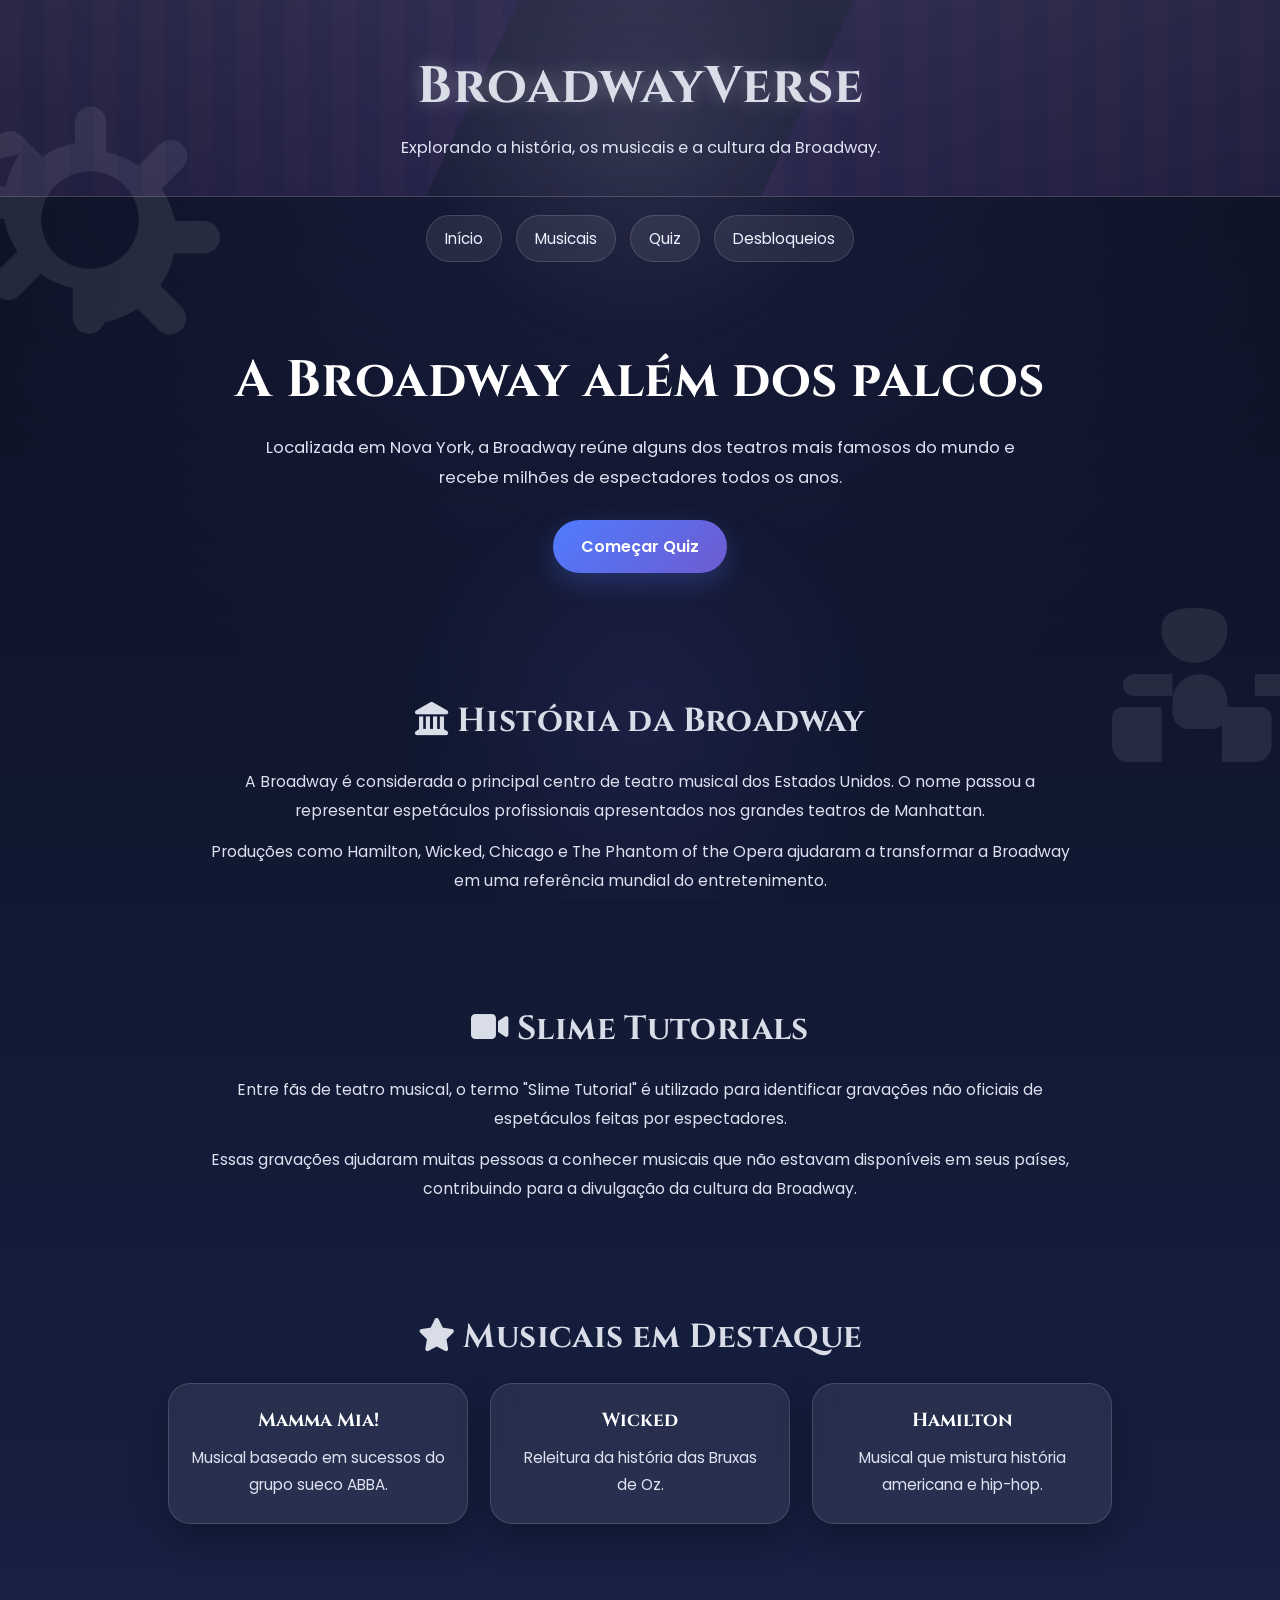
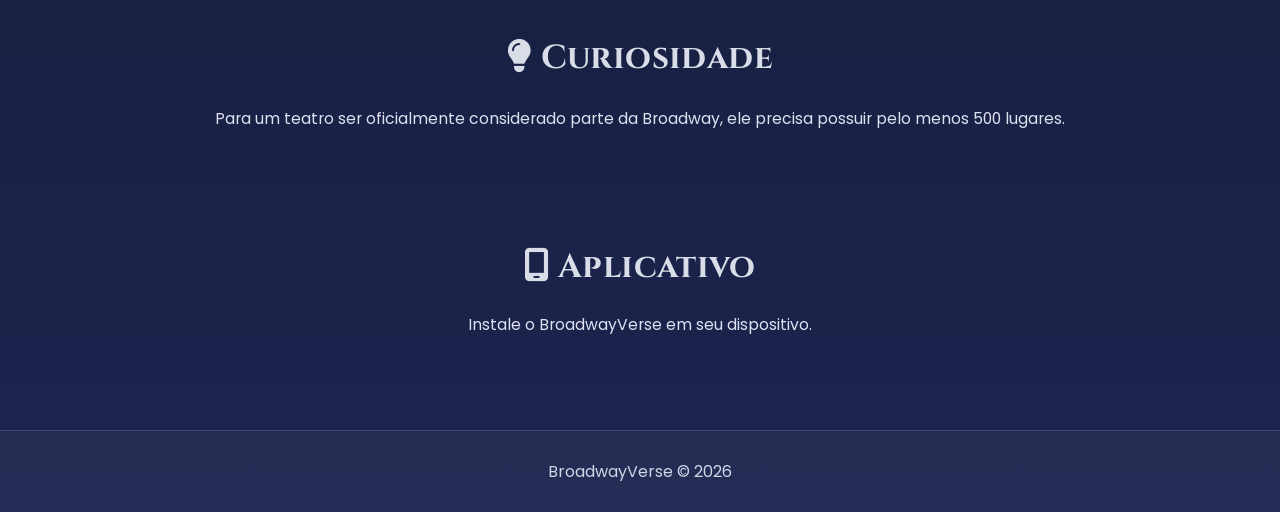
<file: index.html>
<!DOCTYPE html>
<html lang="en">
<head>
    <meta charset="UTF-8">
    <meta name="viewport" content="width=device-width, initial-scale=1.0">
    <title>Document</title>
<head>

    <!-- Configurações da página -->
    <meta charset="UTF-8">
    <meta name="viewport" content="width=device-width, initial-scale=1.0">

    <!-- Título -->
    <title>BroadwayVerse</title>

    <!-- Google Fonts -->
    <link href="https://fonts.googleapis.com/css2?family=Cinzel:wght@400;600;700&family=Poppins:wght@300;400;500;600&display=swap" rel="stylesheet">

    <!-- Font Awesome -->
    <link rel="stylesheet"
    href="https://cdnjs.cloudflare.com/ajax/libs/font-awesome/6.5.2/css/all.min.css">

    <!-- CSS -->
    <link rel="stylesheet" href="style.css">

    <!-- PWA -->
    <link rel="manifest" href="manifest.json">

</head>

<body>

    <!-- Elementos decorativos do fundo -->
    <div class="fundo-teatro"></div>

    <!-- Cabeçalho principal -->
    <header>

        <div class="cortina-esquerda"></div>
        <div class="cortina-direita"></div>

        <h1>BroadwayVerse</h1>

        <p>
            Explorando a história, os musicais e a cultura da Broadway.
        </p>

    </header>

    <!-- Navegação -->
    <nav>

        <a href="index.html">Início</a>
        <a href="musicais.html">Musicais</a>
        <a href="quiz.html">Quiz</a>
        <a href="desbloqueios.html">Desbloqueios</a>

    </nav>

    <!-- Banner -->
    <section class="banner">

        <h2>A Broadway além dos palcos</h2>

        <p>
            Localizada em Nova York, a Broadway reúne alguns dos
            teatros mais famosos do mundo e recebe milhões de
            espectadores todos os anos.
        </p>

        <a href="quiz.html" class="botao">
            Começar Quiz
        </a>

    </section>

    <!-- História -->
    <section class="historia">

        <h2>
            <i class="fa-solid fa-landmark"></i>
            História da Broadway
        </h2>

        <p>
            A Broadway é considerada o principal centro de teatro
            musical dos Estados Unidos. O nome passou a representar
            espetáculos profissionais apresentados nos grandes
            teatros de Manhattan.
        </p>

        <p>
            Produções como Hamilton, Wicked, Chicago e The Phantom
            of the Opera ajudaram a transformar a Broadway em uma
            referência mundial do entretenimento.
        </p>

    </section>

    <!-- Slime Tutorials -->
    <section class="historia">

        <h2>
            <i class="fa-solid fa-video"></i>
            Slime Tutorials
        </h2>

        <p>
            Entre fãs de teatro musical, o termo "Slime Tutorial"
            é utilizado para identificar gravações não oficiais de
            espetáculos feitas por espectadores.
        </p>

        <p>
            Essas gravações ajudaram muitas pessoas a conhecer
            musicais que não estavam disponíveis em seus países,
            contribuindo para a divulgação da cultura da Broadway.
        </p>

    </section>

    <!-- Destaques -->
    <section class="destaques">

        <h2>
            <i class="fa-solid fa-star"></i>
            Musicais em Destaque
        </h2>

        <div class="cards">

            <div class="card">

                <h3>Mamma Mia!</h3>

                <p>
                    Musical baseado em sucessos do grupo sueco ABBA.
                </p>

            </div>

            <div class="card">

                <h3>Wicked</h3>

                <p>
                    Releitura da história das Bruxas de Oz.
                </p>

            </div>

            <div class="card">

                <h3>Hamilton</h3>

                <p>
                    Musical que mistura história americana e hip-hop.
                </p>

            </div>

        </div>

    </section>

    <!-- Curiosidade -->
    <section class="historia">

        <h2>
            <i class="fa-solid fa-lightbulb"></i>
            Curiosidade
        </h2>

        <p>
            Para um teatro ser oficialmente considerado parte da
            Broadway, ele precisa possuir pelo menos 500 lugares.
        </p>

    </section>

    <!-- Instalação -->
    <section class="download">

        <h2>
            <i class="fa-solid fa-mobile-screen"></i>
            Aplicativo
        </h2>

        <p>
            Instale o BroadwayVerse em seu dispositivo.
        </p>

        <button id="installBtn">
            Instalar Aplicativo
        </button>

    </section>

    <!-- Rodapé -->
    <footer>

        <p>
            BroadwayVerse © 2026
        </p>

    </footer>

    <!-- Script -->
    <script src="script.js"></script>

    <script>

    if("serviceWorker" in navigator){

        navigator.serviceWorker.register(
            "service-worker.js"
        );

    }

    </script>
</html>
</file>
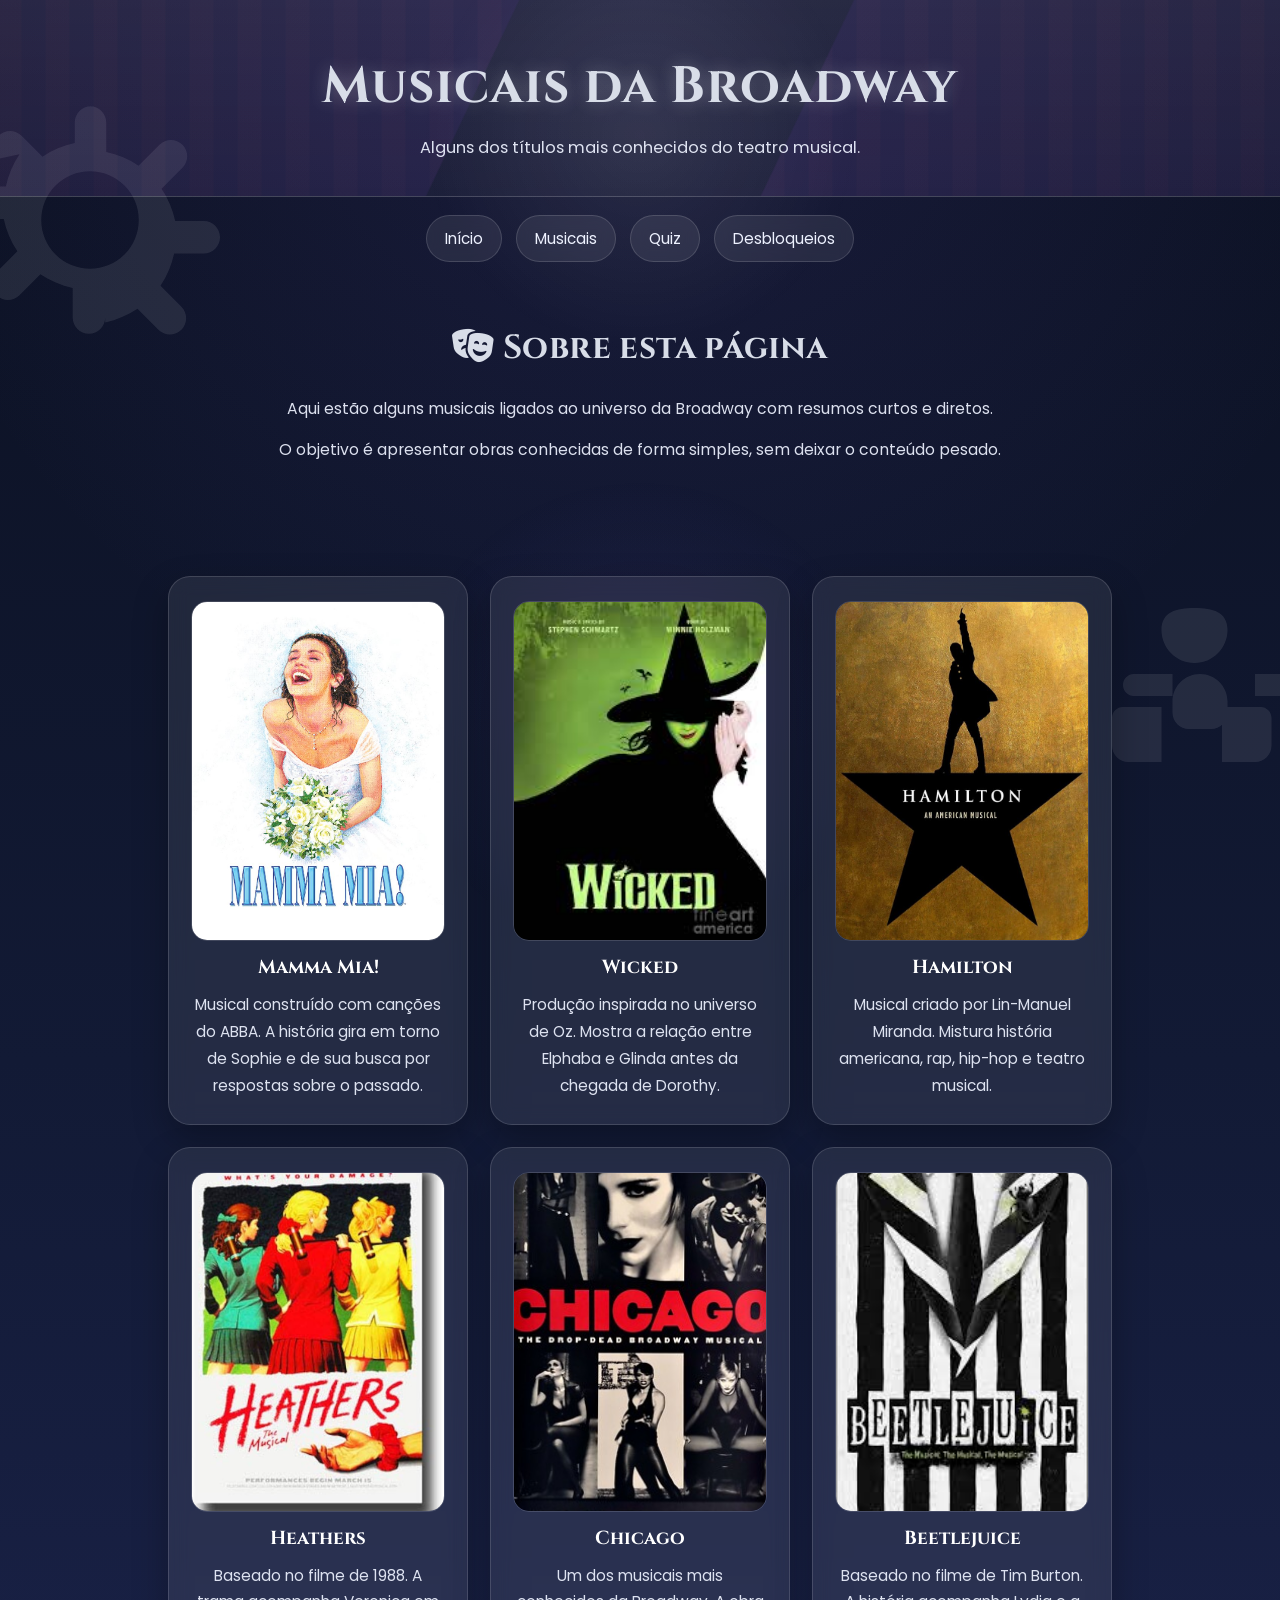
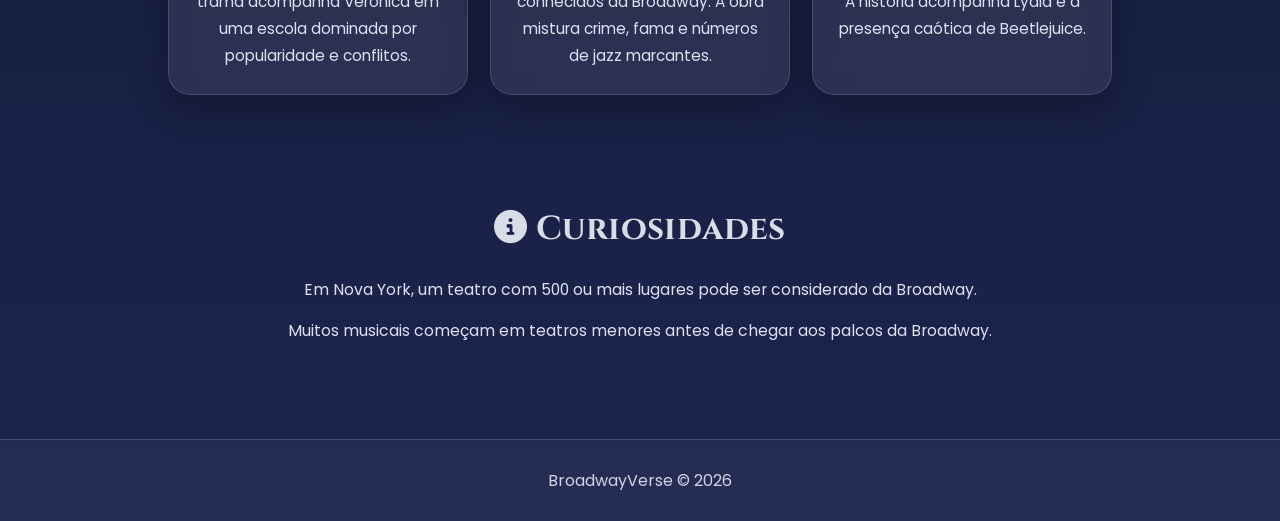
<file: musicais.html>
<!DOCTYPE html>
<html lang="pt-BR">

<head>

    <!-- Configurações básicas da página -->
    <meta charset="UTF-8">
    <meta name="viewport" content="width=device-width, initial-scale=1.0">

    <!-- Título da aba -->
    <title>Musicais | BroadwayVerse</title>

    <!-- Fontes do projeto -->
    <link href="https://fonts.googleapis.com/css2?family=Cinzel:wght@400;600;700&family=Poppins:wght@300;400;500;600&display=swap" rel="stylesheet">

    <!-- Ícones do projeto -->
    <link rel="stylesheet"
          href="https://cdnjs.cloudflare.com/ajax/libs/font-awesome/6.5.2/css/all.min.css">

    <!-- CSS principal -->
    <link rel="stylesheet" href="style.css">

    <!-- Manifesto do app -->
    <link rel="manifest" href="manifest.json">

</head>

<body>

    <!-- Fundo decorativo -->
    <div class="fundo-teatro"></div>

    <!-- Cabeçalho -->
    <header>

        <div class="cortina-esquerda"></div>
        <div class="cortina-direita"></div>

        <h1>Musicais da Broadway</h1>

        <p>
            Alguns dos títulos mais conhecidos do teatro musical.
        </p>

    </header>

    <!-- Menu de navegação -->
    <nav>

        <a href="index.html">Início</a>
        <a href="musicais.html">Musicais</a>
        <a href="quiz.html">Quiz</a>
        <a href="desbloqueios.html">Desbloqueios</a>

    </nav>

    <!-- Introdução da página -->
    <section class="historia">

        <h2>
            <i class="fa-solid fa-masks-theater"></i>
            Sobre esta página
        </h2>

        <p>
            Aqui estão alguns musicais ligados ao universo da Broadway
            com resumos curtos e diretos.
        </p>

        <p>
            O objetivo é apresentar obras conhecidas de forma simples,
            sem deixar o conteúdo pesado.
        </p>

    </section>

    <!-- Lista de musicais -->
    <section>

        <!-- Grid de cards -->
        <div class="cards">

            <!-- Mamma Mia! -->
            <article class="card">

                <!-- Imagem do musical -->
                <img src="imagens/mammamia.jpg"
                     alt="Cartaz de Mamma Mia!"
                     class="poster">

                <!-- Nome do musical -->
                <h3>Mamma Mia!</h3>

                <!-- Resumo curto -->
                <p>
                    Musical construído com canções do ABBA.
                    A história gira em torno de Sophie e de sua busca por respostas sobre o passado.
                </p>

            </article>

            <!-- Wicked -->
            <article class="card">

                <img src="imagens/wicked.jpg"
                     alt="Cartaz de Wicked"
                     class="poster">

                <h3>Wicked</h3>

                <p>
                    Produção inspirada no universo de Oz.
                    Mostra a relação entre Elphaba e Glinda antes da chegada de Dorothy.
                </p>

            </article>

            <!-- Hamilton -->
            <article class="card">

                <img src="imagens/hamilton.jpg"
                     alt="Cartaz de Hamilton"
                     class="poster">

                <h3>Hamilton</h3>

                <p>
                    Musical criado por Lin-Manuel Miranda.
                    Mistura história americana, rap, hip-hop e teatro musical.
                </p>

            </article>

            <!-- Heathers -->
            <article class="card">

                <img src="imagens/heathers.jpg"
                     alt="Cartaz de Heathers"
                     class="poster">

                <h3>Heathers</h3>

                <p>
                    Baseado no filme de 1988.
                    A trama acompanha Veronica em uma escola dominada por popularidade e conflitos.
                </p>

            </article>

            <!-- Chicago -->
            <article class="card">

                <img src="imagens/chicago.jpg"
                     alt="Cartaz de Chicago"
                     class="poster">

                <h3>Chicago</h3>

                <p>
                    Um dos musicais mais conhecidos da Broadway.
                    A obra mistura crime, fama e números de jazz marcantes.
                </p>

            </article>

            <!-- Beetlejuice -->
            <article class="card">

                <img src="imagens/beetlejuice.jpg"
                     alt="Cartaz de Beetlejuice"
                     class="poster">

                <h3>Beetlejuice</h3>

                <p>
                    Baseado no filme de Tim Burton.
                    A história acompanha Lydia e a presença caótica de Beetlejuice.
                </p>

            </article>

        </div>

    </section>

    <!-- Curiosidades curtas -->
    <section class="historia">

        <h2>
            <i class="fa-solid fa-circle-info"></i>
            Curiosidades
        </h2>

        <p>
            Em Nova York, um teatro com 500 ou mais lugares pode ser considerado da Broadway.
        </p>

        <p>
            Muitos musicais começam em teatros menores antes de chegar aos palcos da Broadway.
        </p>

    </section>

    <!-- Rodapé -->
    <footer>

        <p>
            BroadwayVerse © 2026
        </p>

    </footer>

    <!-- Script principal -->
    <script src="script.js"></script>

    <!-- Registro do service worker -->
    <script>

    if ("serviceWorker" in navigator) {

        navigator.serviceWorker.register("service-worker.js");

    }

    </script>

</body>

</html>
</file>
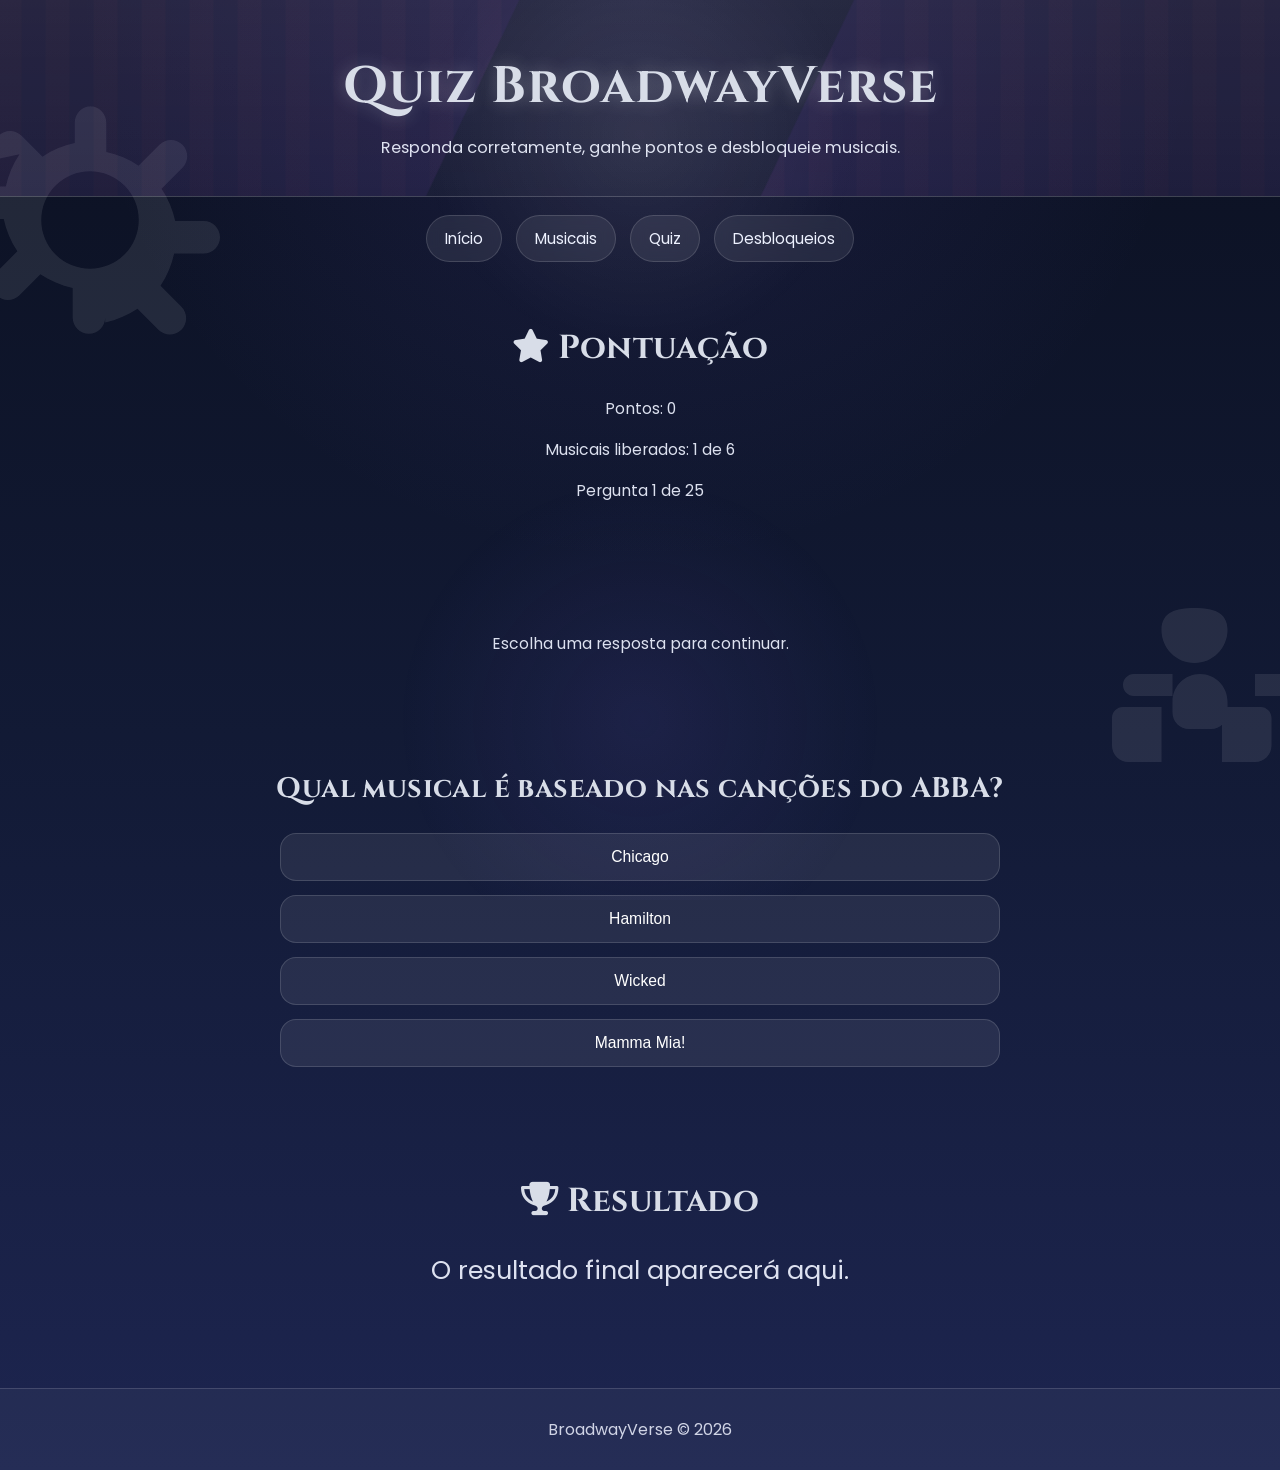
<file: quiz.html>
<!DOCTYPE html>
<html lang="pt-BR">

<head>

    <!-- Configurações básicas da página -->
    <meta charset="UTF-8">
    <meta name="viewport" content="width=device-width, initial-scale=1.0">

    <!-- Título da aba -->
    <title>Quiz | BroadwayVerse</title>

    <!-- Fontes do projeto -->
    <link href="https://fonts.googleapis.com/css2?family=Cinzel:wght@400;600;700&family=Poppins:wght@300;400;500;600&display=swap" rel="stylesheet">

    <!-- Ícones do projeto -->
    <link rel="stylesheet"
          href="https://cdnjs.cloudflare.com/ajax/libs/font-awesome/6.5.2/css/all.min.css">

    <!-- CSS principal -->
    <link rel="stylesheet" href="style.css">

    <!-- Manifesto do aplicativo -->
    <link rel="manifest" href="manifest.json">

</head>

<body>

    <!-- Fundo decorativo -->
    <div class="fundo-teatro"></div>

    <!-- Cabeçalho -->
    <header>

        <div class="cortina-esquerda"></div>
        <div class="cortina-direita"></div>

        <h1>Quiz BroadwayVerse</h1>

        <p>
            Responda corretamente, ganhe pontos e desbloqueie musicais.
        </p>

    </header>

    <!-- Menu de navegação -->
    <nav>

        <a href="index.html">Início</a>
        <a href="musicais.html">Musicais</a>
        <a href="quiz.html">Quiz</a>
        <a href="desbloqueios.html">Desbloqueios</a>

    </nav>

    <!-- Área de pontuação -->
    <section class="historia">

        <h2>
            <i class="fa-solid fa-star"></i>
            Pontuação
        </h2>

        <p id="pontos">
            Pontos: 0
        </p>

        <p id="liberados">
            Musicais liberados: 0
        </p>

        <p id="total">
            Pergunta 1 de 0
        </p>

    </section>

    <!-- Área de feedback -->
    <section class="historia">

        <p id="feedback" class="feedback-caixa">
            Escolha uma resposta para começar.
        </p>

    </section>

    <!-- Caixa principal do quiz -->
    <section class="quiz-box">

        <!-- Pergunta atual -->
        <h2 id="pergunta">
            Carregando perguntas...
        </h2>

        <!-- Respostas -->
        <div id="respostas">

        </div>

    </section>

    <!-- Resultado final -->
    <section class="historia">

        <h2>
            <i class="fa-solid fa-trophy"></i>
            Resultado
        </h2>

        <p id="resultado">
            O resultado final aparecerá aqui.
        </p>

    </section>

    <!-- Rodapé -->
    <footer>

        <p>
            BroadwayVerse © 2026
        </p>

    </footer>

    <!-- Script do quiz -->
    <script src="quiz.js"></script>

    <!-- Registro do service worker -->
    <script>

    if ("serviceWorker" in navigator) {
        navigator.serviceWorker.register("service-worker.js");
    }

    </script>

</body>

</html>
</file>
<file: style.css>
/* ==========================
   VARIÁVEIS GERAIS
   Cores e fontes principais do projeto
========================== */

:root{
    --fundo-escuro: #0b1020;
    --fundo-meio: #121a35;
    --fundo-claro: #1d2550;
    --roxo: #6d5bd0;
    --azul: #4f7cff;
    --prata: #d8dde8;
    --branco: #ffffff;
    --texto: #eef2ff;
    --cartao: rgba(255,255,255,0.08);
    --borda: rgba(255,255,255,0.14);
    --sombra: 0 14px 35px rgba(0,0,0,0.28);
}

/* ==========================
   RESET BÁSICO
========================== */

*{
    margin:0;
    padding:0;
    box-sizing:border-box;
}

html{
    scroll-behavior:smooth;
}

body{
    font-family:'Poppins', sans-serif;
    background:
        radial-gradient(circle at top, rgba(109,91,208,0.15), transparent 35%),
        linear-gradient(180deg, var(--fundo-escuro), var(--fundo-meio), var(--fundo-claro));
    color:var(--texto);
    min-height:100vh;
    overflow-x:hidden;
    position:relative;
}

/* ==========================
   FUNDO DECORATIVO
   Elementos opacos e flutuantes
========================== */

body::before,
body::after{
    content:"";
    position:fixed;
    inset:auto;
    pointer-events:none;
    opacity:0.09;
    z-index:0;
    background-repeat:no-repeat;
    background-size:contain;
}

body::before{
    top:10%;
    left:-40px;
    width:260px;
    height:260px;
    background-image:url("data:image/svg+xml,%3Csvg xmlns='http://www.w3.org/2000/svg' viewBox='0 0 512 512'%3E%3Cpath fill='%23ffffff' d='M256 32c17.7 0 32 14.3 32 32v58.3c22.8 4.9 44.4 14 63.6 26.9l41.2-41.2c12.5-12.5 32.8-12.5 45.3 0s12.5 32.8 0 45.3l-41.2 41.2c12.9 19.2 22 40.8 26.9 63.6H480c17.7 0 32 14.3 32 32s-14.3 32-32 32h-58.3c-4.9 22.8-14 44.4-26.9 63.6l41.2 41.2c12.5 12.5 12.5 32.8 0 45.3s-32.8 12.5-45.3 0l-41.2-41.2c-19.2 12.9-40.8 22-63.6 26.9V448c0 17.7-14.3 32-32 32s-32-14.3-32-32v-58.3c-22.8-4.9-44.4-14-63.6-26.9l-41.2 41.2c-12.5 12.5-32.8 12.5-45.3 0s-12.5-32.8 0-45.3l41.2-41.2c-12.9-19.2-22-40.8-26.9-63.6H32c-17.7 0-32-14.3-32-32s14.3-32 32-32h58.3c4.9-22.8 14-44.4 26.9-63.6L75.9 135.4c-12.5-12.5-12.5-32.8 0-45.3s32.8-12.5 45.3 0l41.2 41.2c19.2-12.9 40.8-22 63.6-26.9V64c0-17.7 14.3-32 32-32zm0 128a96 96 0 1 0 0 192 96 96 0 1 0 0-192z'/%3E%3C/svg%3E");
    animation: flutuar 16s ease-in-out infinite;
}

body::after{
    bottom:8%;
    right:-30px;
    width:220px;
    height:220px;
    background-image:url("data:image/svg+xml,%3Csvg xmlns='http://www.w3.org/2000/svg' viewBox='0 0 640 512'%3E%3Cpath fill='%23ffffff' d='M400 64c0 53-43 96-96 96S208 117 208 64s43-64 96-64 96 11 96 64zm-80 128c44.2 0 80 35.8 80 80v32c0 26.5-21.5 48-48 48h-64c-26.5 0-48-21.5-48-48v-32c0-44.2 35.8-80 80-80zm-224 32c0-17.7 14.3-32 32-32h112v64H128c-17.7 0-32-14.3-32-32zm384-32h112c17.7 0 32 14.3 32 32s-14.3 32-32 32H480v-64zm-96 96h112c17.7 0 32 14.3 32 32v80c0 26.5-21.5 48-48 48h-96v-160zm-176 0v160h-96c-26.5 0-48-21.5-48-48v-80c0-17.7 14.3-32 32-32h112z'/%3E%3C/svg%3E");
    animation: flutuar 19s ease-in-out infinite reverse;
}

@keyframes flutuar{
    0%,100%{ transform:translateY(0) rotate(0deg); }
    50%{ transform:translateY(-18px) rotate(4deg); }
}

/* ==========================
   FUNDO TEATRO
   Camada suave para profundidade
========================== */

.fundo-teatro{
    position:fixed;
    inset:0;
    background:
        radial-gradient(circle at 50% 15%, rgba(255,255,255,0.08), transparent 22%),
        radial-gradient(circle at 50% 80%, rgba(109,91,208,0.12), transparent 25%);
    z-index:0;
    pointer-events:none;
}

/* ==========================
   CABEÇALHO
   Com cortinas laterais
========================== */

header{
    position:relative;
    z-index:1;
    text-align:center;
    padding:52px 20px 36px;
    background:linear-gradient(180deg, rgba(255,255,255,0.08), rgba(255,255,255,0.03));
    border-bottom:1px solid var(--borda);
    overflow:hidden;
}

header h1{
    font-family:'Cinzel', serif;
    font-size:clamp(2rem, 4vw, 3.6rem);
    color:var(--prata);
    letter-spacing:1px;
    text-shadow:0 0 18px rgba(255,255,255,0.28);
    position:relative;
    z-index:2;
}

header p{
    margin-top:14px;
    font-size:1.02rem;
    color:rgba(238,242,255,0.92);
    position:relative;
    z-index:2;
    max-width:760px;
    margin-left:auto;
    margin-right:auto;
}

.cortina-esquerda,
.cortina-direita{
    position:absolute;
    top:0;
    bottom:0;
    width:52%;
    background:
        repeating-linear-gradient(
            90deg,
            rgba(146, 77, 191, 0.22) 0 24px,
            rgba(89, 60, 153, 0.30) 24px 48px
        );
    filter:blur(0.2px);
    z-index:1;
    opacity:0.55;
}

.cortina-esquerda{
    left:0;
    clip-path:polygon(0 0, 100% 0, 86% 100%, 0 100%);
    animation: abrirEsquerda 1.7s ease-out forwards;
}

.cortina-direita{
    right:0;
    clip-path:polygon(14% 0, 100% 0, 100% 100%, 0 100%);
    animation: abrirDireita 1.7s ease-out forwards;
}

@keyframes abrirEsquerda{
    from{ transform:translateX(0); }
    to{ transform:translateX(-22%); }
}

@keyframes abrirDireita{
    from{ transform:translateX(0); }
    to{ transform:translateX(22%); }
}

/* ==========================
   MENU
========================== */

nav{
    position:relative;
    z-index:1;
    display:flex;
    justify-content:center;
    flex-wrap:wrap;
    gap:14px;
    padding:18px 20px 8px;
}

nav a{
    text-decoration:none;
    color:var(--texto);
    background:rgba(255,255,255,0.08);
    border:1px solid var(--borda);
    padding:11px 18px;
    border-radius:999px;
    transition:0.25s ease;
    font-size:0.95rem;
    backdrop-filter:blur(8px);
}

nav a:hover{
    transform:translateY(-2px);
    background:rgba(111, 148, 255, 0.22);
    border-color:rgba(145, 177, 255, 0.36);
}

/* ==========================
   SEÇÕES
========================== */

section{
    position:relative;
    z-index:1;
    padding:56px 20px;
}

section h2{
    font-family:'Cinzel', serif;
    font-size:clamp(1.5rem, 2.6vw, 2.2rem);
    text-align:center;
    margin-bottom:24px;
    color:var(--prata);
    letter-spacing:0.4px;
}

section h3{
    font-family:'Cinzel', serif;
    color:var(--branco);
}

/* ==========================
   BANNER
========================== */

.banner{
    text-align:center;
    padding:76px 20px 70px;
    max-width:980px;
    margin:0 auto;
}

.banner h2{
    font-family:'Cinzel', serif;
    font-size:clamp(2rem, 4vw, 3.3rem);
    margin-bottom:18px;
    color:var(--branco);
}

.banner p{
    max-width:760px;
    margin:0 auto;
    line-height:1.8;
    color:rgba(238,242,255,0.93);
    font-size:1.03rem;
}

.botao{
    display:inline-block;
    margin-top:28px;
    text-decoration:none;
    color:var(--branco);
    background:linear-gradient(135deg, #4f7cff, #6d5bd0);
    padding:14px 28px;
    border-radius:999px;
    transition:0.25s ease;
    font-weight:600;
    box-shadow:0 10px 26px rgba(79,124,255,0.25);
}

.botao:hover{
    transform:translateY(-2px);
    box-shadow:0 14px 30px rgba(79,124,255,0.35);
}

/* ==========================
   TEXTO CENTRAL
========================== */

.historia{
    max-width:900px;
    margin:0 auto;
    text-align:center;
}

.historia p{
    margin-top:12px;
    line-height:1.85;
    font-size:0.98rem;
    color:rgba(238,242,255,0.92);
}

/* ==========================
   CARDS
   Grid centralizado
========================== */

.cards{
    display:grid;
    grid-template-columns:repeat(auto-fit, minmax(240px, 300px));
    justify-content:center;
    gap:22px;
    max-width:1100px;
    margin:0 auto;
}

.card{
    background:var(--cartao);
    border:1px solid var(--borda);
    border-radius:22px;
    padding:24px 22px;
    text-align:center;
    box-shadow:var(--sombra);
    backdrop-filter:blur(10px);
    transition:0.25s ease;
}

.card:hover{
    transform:translateY(-4px);
    border-color:rgba(141, 168, 255, 0.35);
    box-shadow:0 18px 40px rgba(0,0,0,0.34);
}

.card h3{
    margin-bottom:12px;
    font-size:1.18rem;
}

.card p{
    line-height:1.75;
    font-size:0.96rem;
    color:rgba(238,242,255,0.92);
}

/* ==========================
   IMAGENS DOS CARDS
========================== */

.poster{
    width:100%;
    height:340px;
    object-fit:cover;
    border-radius:16px;
    margin-bottom:14px;
    border:1px solid rgba(255,255,255,0.14);
    display:block;
}

/* ==========================
   DOWNLOAD
========================== */

.download{
    text-align:center;
}

.download p{
    margin-top:10px;
    font-size:0.98rem;
    color:rgba(238,242,255,0.92);
}

#installBtn{
    margin-top:20px;
    background:linear-gradient(135deg, #4f7cff, #6d5bd0);
    color:var(--branco);
    border:none;
    padding:14px 24px;
    border-radius:999px;
    font-size:0.98rem;
    cursor:pointer;
    transition:0.25s ease;
    font-weight:600;
    box-shadow:0 10px 26px rgba(79,124,255,0.22);
}

#installBtn:hover{
    transform:translateY(-2px);
}

/* ==========================
   QUIZ
   Área principal do quiz
========================== */

.quiz-box{
    max-width:820px;
    margin:0 auto;
    text-align:center;
}

#pergunta{
    margin-bottom:26px;
    font-size:clamp(1.4rem, 2.2vw, 1.9rem);
}

#respostas{
    display:grid;
    gap:14px;
    max-width:720px;
    margin:0 auto;
}

.resposta-btn{
    padding:14px 16px;
    border:none;
    border-radius:16px;
    cursor:pointer;
    background:rgba(255,255,255,0.08);
    color:var(--branco);
    font-size:0.98rem;
    border:1px solid var(--borda);
    transition:0.22s ease;
}

.resposta-btn:hover{
    background:rgba(79,124,255,0.22);
    transform:translateY(-2px);
}

/* ==========================
   PONTUAÇÃO
========================== */

#pontos,
#streak,
#resultado,
#nivel{
    text-align:center;
    margin-top:10px;
}

#resultado{
    font-size:1.6rem;
    margin-top:18px;
}

/* ==========================
   BLOQUEIOS
   Tela dos musicais liberados
========================== */

.lista-bloqueio{
    max-width:940px;
    margin:0 auto;
    display:grid;
    gap:18px;
}

.bloqueio-card{
    background:var(--cartao);
    border:1px solid var(--borda);
    border-radius:20px;
    padding:20px 22px;
    text-align:center;
    box-shadow:var(--sombra);
    backdrop-filter:blur(10px);
}

.bloqueio-card h3{
    font-size:1.2rem;
    margin-bottom:8px;
}

.bloqueio-card p{
    line-height:1.7;
    color:rgba(238,242,255,0.92);
}

.bloqueado{
    opacity:0.72;
}

.liberado{
    border-color:rgba(120, 255, 193, 0.3);
}

.pontos-tag{
    display:inline-block;
    margin-top:10px;
    padding:7px 12px;
    border-radius:999px;
    background:rgba(255,255,255,0.08);
    font-size:0.88rem;
}

/* ==========================
   RODAPÉ
========================== */

footer{
    position:relative;
    z-index:1;
    text-align:center;
    padding:28px 20px;
    margin-top:38px;
    background:rgba(255,255,255,0.04);
    border-top:1px solid var(--borda);
    color:rgba(238,242,255,0.85);
}

/* ==========================
   RESPONSIVIDADE
========================== */

@media(max-width:768px){

    header{
        padding-top:44px;
    }

    nav{
        gap:10px;
    }

    nav a{
        width:fit-content;
    }

    .banner{
        padding-top:58px;
        padding-bottom:56px;
    }

    .cards{
        grid-template-columns:1fr;
        max-width:420px;
    }

    .poster{
        height:300px;
    }

    .cortina-esquerda,
    .cortina-direita{
        opacity:0.34;
    }
}
/* =========================
   Vídeos desbloqueáveis
========================= */

.conteudo-musical {
    margin-top: 15px;
    display: none;
}

.conteudo-musical iframe,
.conteudo-musical video {
    width: 100%;
    border: none;
    border-radius: 12px;
    min-height: 315px;
}

.bloqueio-card {
    max-width: 800px;
    margin: 20px auto;
}

.bloqueio-card.bloqueado iframe,
.bloqueio-card.bloqueado video {
    display: none;
}
</file>
